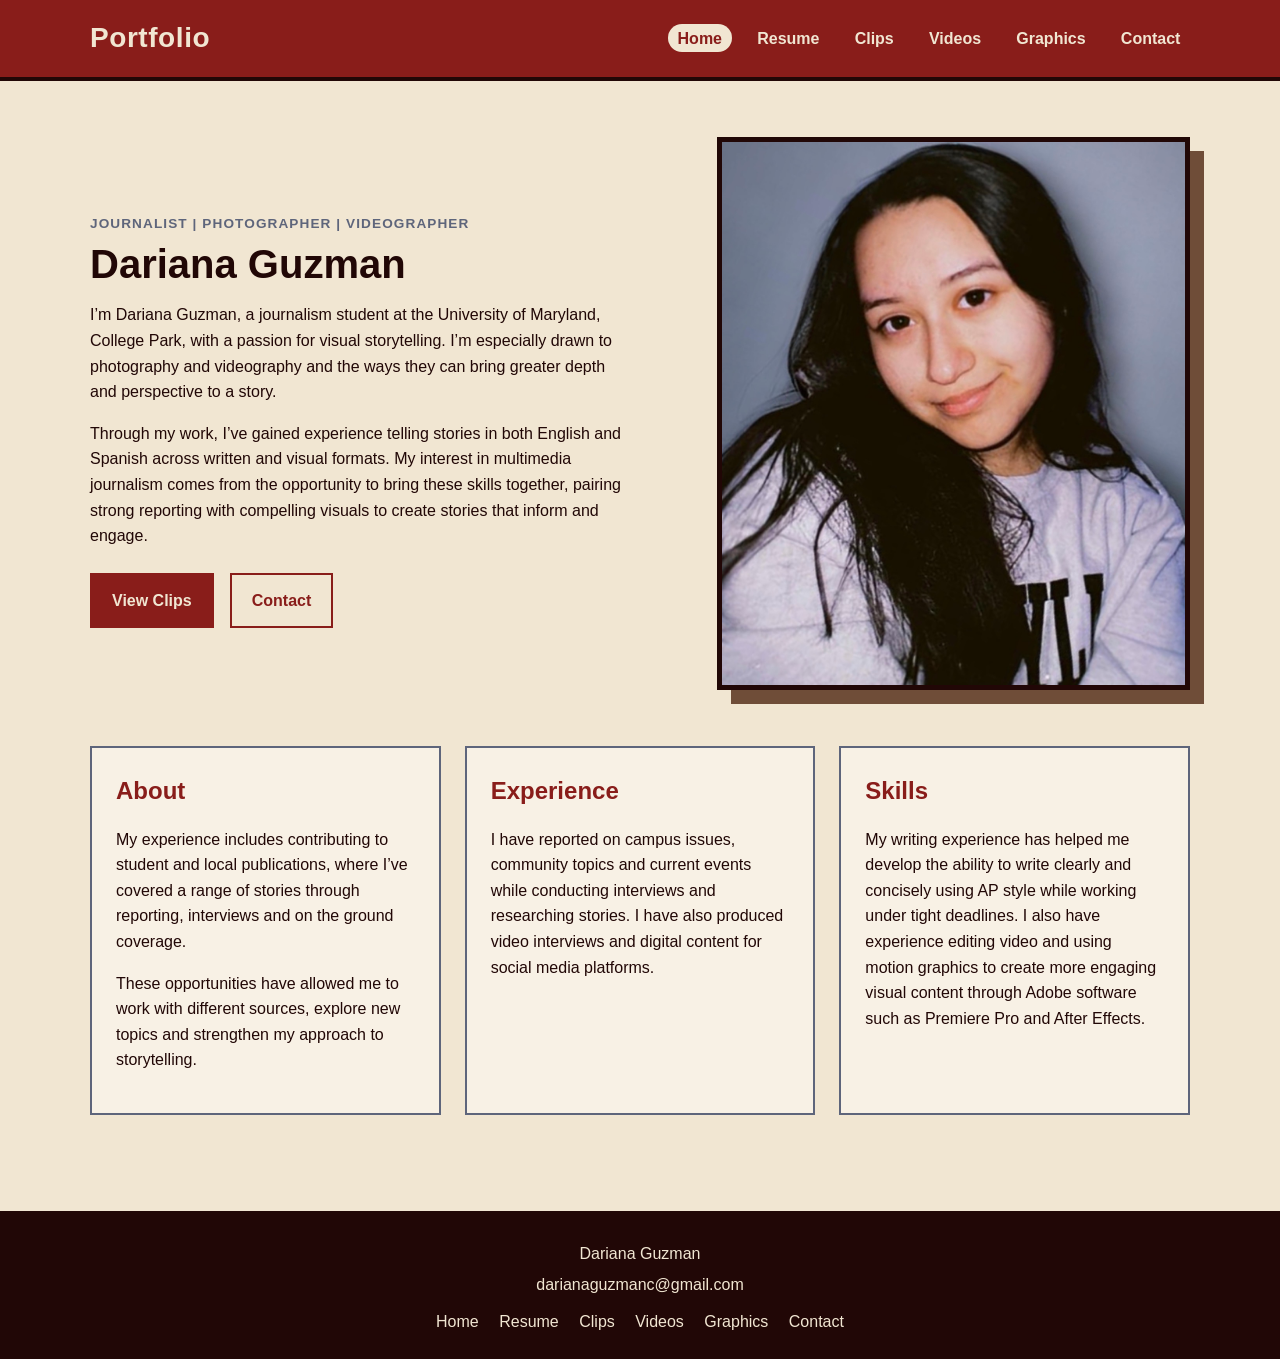
<file: projects/portfolio/index.html>
<!DOCTYPE html>
<html lang="en">

<head>
  <meta charset="UTF-8">
  <meta name="viewport" content="width=device-width, initial-scale=1.0">
  <title>Dariana Guzman | Portfolio</title>
  <link rel="stylesheet" href="portfolio/css/style.css">
</head>

<body>

  <header class="site-header">
    <div class="container header-inner">
      <a href="index.html" class="site-name">Portfolio</a>

      <nav class="site-nav" aria-label="Main navigation">
        <ul>
          <li><a href="index.html" class="active">Home</a></li>
          <li><a href="portfolio/resume.html">Resume</a></li>
          <li><a href="portfolio/clips.html">Clips</a></li>
          <li><a href="portfolio/videos.html">Videos</a></li>
          <li><a href="portfolio/graphics.html">Graphics</a></li>
          <li><a href="portfolio/contact.html">Contact</a></li>
        </ul>
      </nav>
    </div>
  </header>


  <main>

    <section class="hero container">

      <div class="hero-text">
        <p class="eyebrow">Journalist | Photographer | Videographer</p>

        <h1>Dariana Guzman</h1>

        <p>
          I’m Dariana Guzman, a journalism student at the University of Maryland,
          College Park, with a passion for visual storytelling. I’m especially
          drawn to photography and videography and the ways they can bring greater
          depth and perspective to a story.
        </p>

        <p>
          Through my work, I’ve gained experience telling stories in both English
          and Spanish across written and visual formats. My interest in multimedia
          journalism comes from the opportunity to bring these skills together,
          pairing strong reporting with compelling visuals to create stories that
          inform and engage.
        </p>

        <div class="button-group">
          <a href="portfolio/clips.html" class="button">View Clips</a>
          <a href="portfolio/contact.html" class="button button-secondary">Contact</a>
        </div>
      </div>


      <div class="hero-image">
       <img src="img/me.jpg" alt="Professional headshot">
      </div>

    </section>


    <section class="quick-info container">

      <div class="card">
        <h2>About</h2>

        <p>
          My experience includes contributing to student and local publications, where I’ve covered a range of stories through reporting, interviews and on the ground coverage.
        </p>

        <p>
          These opportunities have allowed me to work with different sources, explore new topics and strengthen my approach to storytelling.
        </p>
      </div>


      <div class="card">
        <h2>Experience</h2>

        <p>
          I have reported on campus issues, community topics and current events while conducting interviews and researching stories. I have also produced video interviews and digital content for social media platforms.
        </p>
      </div>


      <div class="card">
        <h2>Skills</h2>

        <p>
          My writing experience has helped me develop the ability to write clearly and concisely using AP style while working under tight deadlines. I also have experience editing video and using motion graphics to create more engaging visual content through Adobe software such as Premiere Pro and After Effects.
        </p>
      </div>

    </section>

  </main>


  <footer class="site-footer">
    <div class="container footer-inner">
      <p>Dariana Guzman</p>
      <p>darianaguzmanc@gmail.com</p>

      <nav aria-label="Footer navigation">
        <a href="index.html">Home</a>
        <a href="portfolio/resume.html">Resume</a>
        <a href="portfolio/clips.html">Clips</a>
        <a href="portfolio/videos.html">Videos</a>
        <a href="portfolio/graphics.html">Graphics</a>
        <a href="portfolio/contact.html">Contact</a>
      </nav>
    </div>
  </footer>

</body>

</html>
</file>
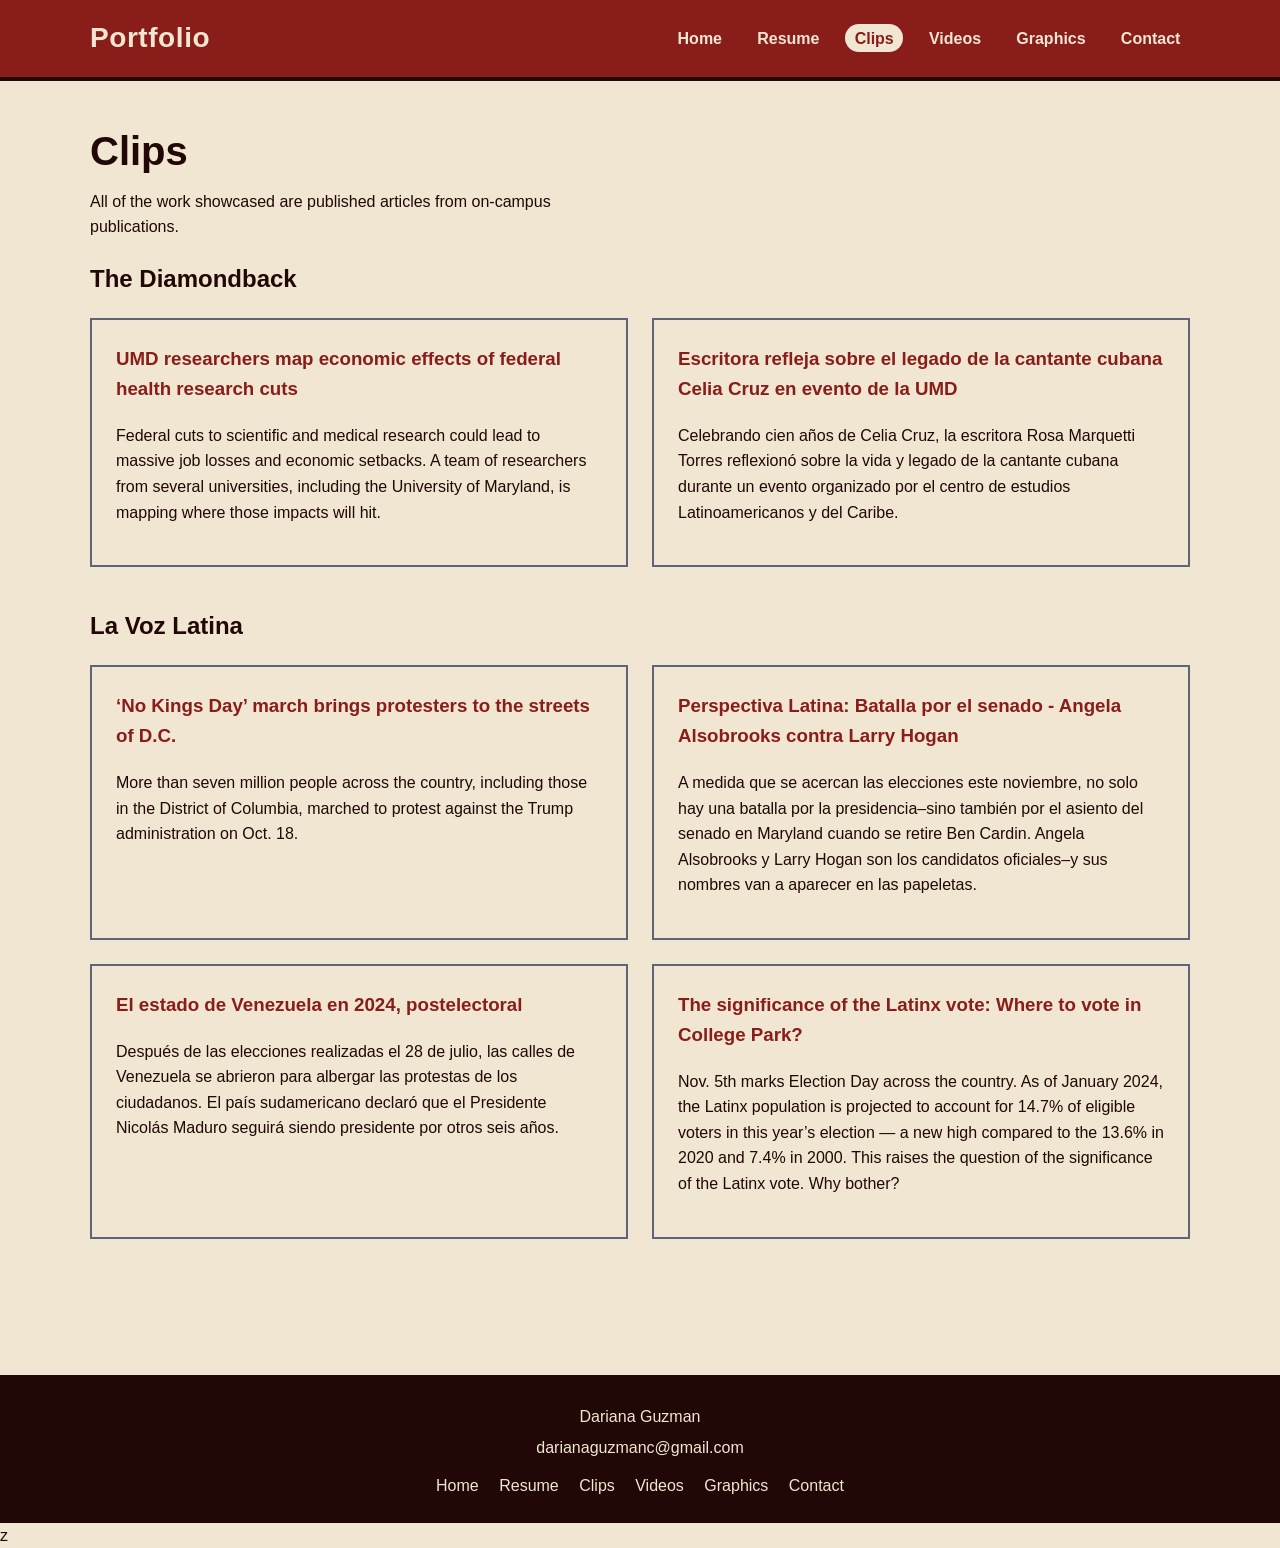
<file: projects/portfolio/clips.html>
<!DOCTYPE html>
<html lang="en">

<head>
  <meta charset="UTF-8">
  <meta name="viewport" content="width=device-width, initial-scale=1.0">
  <meta name="description" content="Published clips and multimedia work portfolio page.">
  <title>Clips | Portfolio</title>
  <link rel="stylesheet" href="css/style.css">
</head>

<body>
  <header class="site-header">
    <div class="container header-inner">
      <a href="../index.html" class="site-name">Portfolio</a>
      <nav class="site-nav" aria-label="Main navigation">
        <ul>
          <li><a href="../index.html">Home</a></li>
          <li><a href="resume.html">Resume</a></li>
          <li><a href="clips.html" class="active">Clips</a></li>
          <li><a href="videos.html">Videos</a></li>
          <li><a href="graphics.html">Graphics</a></li>
          <li><a href="contact.html">Contact</a></li>
        </ul>
      </nav>
    </div>
  </header>

  <main class="container page-content">
    <h1>Clips</h1>
    <p class="page-intro">
      All of the work showcased are published articles from on-campus publications.
    </p>

    <!-- The Diamondback -->
    <section class="clips-group">
      <h2>The Diamondback</h2>
      <div class="clips-grid">

        <article class="clip-card">
          <h3>
            <a href="https://dbknews.com/2025/10/17/umd-research-federal-economy/"
              target="_blank" rel="noopener noreferrer">
              UMD researchers map economic effects of federal health research cuts
            </a>
          </h3>
          <p>
            Federal cuts to scientific and medical research could lead to massive job losses and economic setbacks. A
            team of researchers from several universities, including the University of Maryland, is mapping where those
            impacts will hit.
          </p>
        </article>

        <article class="clip-card">
          <h3>
            <a href="https://dbknews.com/2025/10/27/cien-anos-celia-cruz-evento-umd/"
              target="_blank" rel="noopener noreferrer">
              Escritora refleja sobre el legado de la cantante cubana Celia Cruz en evento de la UMD
            </a>
          </h3>
          <p>
            Celebrando cien años de Celia Cruz, la escritora Rosa Marquetti Torres reflexionó sobre la vida y legado de
            la cantante cubana durante un evento organizado por el centro de estudios Latinoamericanos y del Caribe.
          </p>
        </article>

      </div>
    </section>

    <!-- La Voz Latina -->
    <section class="clips-group">
      <h2>La Voz Latina</h2>
      <div class="clips-grid">

        <article class="clip-card">
          <h3>
            <a href="https://www.lavozlatina.org/post/no-kings-day-march-brings-protesters-to-the-streets-of-d-c"
              target="_blank" rel="noopener noreferrer">
              ‘No Kings Day’ march brings protesters to the streets of D.C.
            </a>
          </h3>
          <p>
            More than seven million people across the country, including those in the District of Columbia, marched
            to protest against the Trump administration on Oct. 18. 
          </p>
        </article>

        <article class="clip-card">
          <h3>
            <a href="https://www.lavozlatina.org/post/perspectiva-latina-batalla-por-el-senado-angela-alsobrooks-contra-larry-hogan"
              target="_blank" rel="noopener noreferrer">
              Perspectiva Latina: Batalla por el senado - Angela Alsobrooks contra Larry Hogan
            </a>
          </h3>
          <p>
            A medida que se acercan las elecciones este noviembre, no solo hay una batalla por la presidencia–sino también por el asiento del senado en Maryland cuando se retire Ben Cardin. Angela Alsobrooks y Larry Hogan son los candidatos oficiales–y sus nombres van a aparecer en las papeletas. 
          </p>
        </article>

        <article class="clip-card">
          <h3>
            <a href="https://www.lavozlatina.org/post/el-estado-de-venezuela-en-2024-postelectoral"
              target="_blank" rel="noopener noreferrer">
              El estado de Venezuela en 2024, postelectoral
            </a>
          </h3>
          <p>
            Después de las elecciones realizadas el 28 de julio, las calles de Venezuela se abrieron para albergar las protestas de los ciudadanos. El país sudamericano declaró que el Presidente Nicolás Maduro seguirá siendo presidente por otros seis años. 
          </p>
        </article>

        <article class="clip-card">
          <h3>
            <a href="https://www.lavozlatina.org/post/the-significance-of-the-latinx-vote-where-to-vote-in-college-park"
              target="_blank" rel="noopener noreferrer">
              The significance of the Latinx vote: Where to vote in College Park?
            </a>
          </h3>
          <p>
            Nov. 5th marks Election Day across the country. As of January 2024, the Latinx population is projected to account for 14.7% of eligible voters in this year’s election — a new high compared to the 13.6% in 2020 and 7.4% in 2000. This raises the question of the significance of the Latinx vote. Why bother? 
          </p>
        </article>

      </div>
    </section>

  </main>

  <footer class="site-footer">
    <div class="container footer-inner">
      <p>Dariana Guzman</p>
      <p>darianaguzmanc@gmail.com</p>
      <nav aria-label="Footer navigation">
        <a href="../index.html">Home</a>
        <a href="resume.html">Resume</a>
        <a href="clips.html">Clips</a>
        <a href="videos.html">Videos</a>
        <a href="graphics.html">Graphics</a>
        <a href="contact.html">Contact</a>
      </nav>
    </div>
  </footer>

</body>

</html>z
</file>
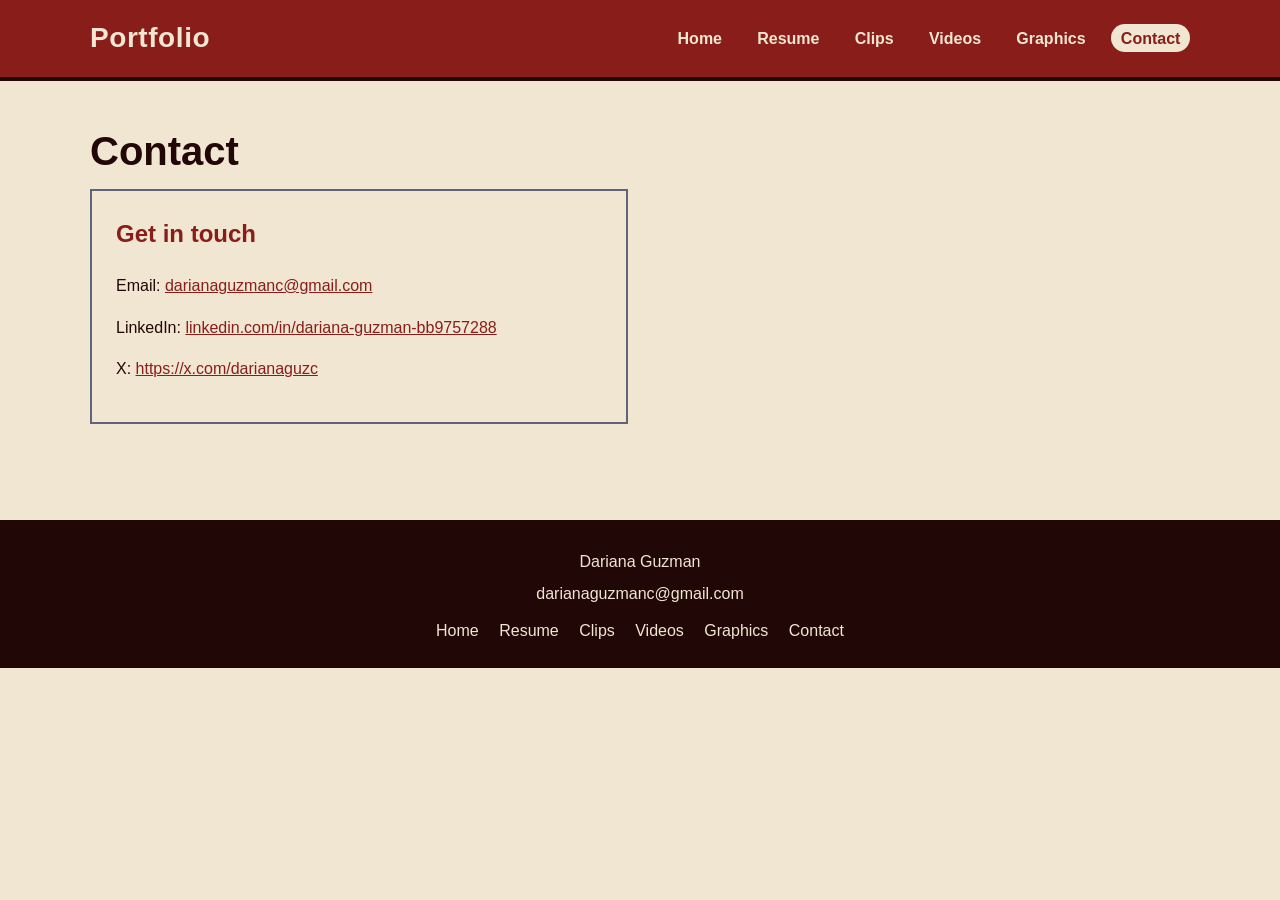
<file: projects/portfolio/contact.html>
<!DOCTYPE html>
<html lang="en">
<head>
  <meta charset="UTF-8">
  <meta name="viewport" content="width=device-width, initial-scale=1.0">
  <meta name="description" content="Contact information and professional social links.">
  <title>Contact | Portfolio</title>
  <link rel="stylesheet" href="css/style.css">
</head>
<body>
  <header class="site-header">
    <div class="container header-inner">
      <a href="../index.html" class="site-name">Portfolio</a>
      <nav class="site-nav" aria-label="Main navigation">
        <ul>
          <li><a href="../index.html">Home</a></li>
          <li><a href="resume.html">Resume</a></li>
          <li><a href="clips.html">Clips</a></li>
          <li><a href="videos.html">Videos</a></li>
          <li><a href="graphics.html">Graphics</a></li>
          <li><a href="contact.html" class="active">Contact</a></li>
        </ul>
      </nav>
    </div>
  </header>

  <main class="container page-content">
    <h1>Contact</h1>

    <section class="contact-layout">
      <div class="contact-card">
        <h2>Get in touch</h2>
        <p>Email: <a href="mailto:darianaguzmanc@gmail.com.com">darianaguzmanc@gmail.com</a></p>
        <p>LinkedIn: <a href="https://www.linkedin.com/in/dariana-guzman-bb9757288" target="_blank" rel="noopener noreferrer">linkedin.com/in/dariana-guzman-bb9757288</a>
        </p>
        <p>X: <a href="https://x.com/darianaguzc" target="_blank" rel="noopener noreferrer">https://x.com/darianaguzc</a>
        </p>
      </div>
    </section>
  </main>

  <footer class="site-footer">
    <div class="container footer-inner">
      <p>Dariana Guzman</p>
      <p>darianaguzmanc@gmail.com</p>
      <nav aria-label="Footer navigation">
        <a href="../index.html">Home</a>
        <a href="resume.html">Resume</a>
        <a href="clips.html">Clips</a>
        <a href="videos.html">Videos</a>
        <a href="graphics.html">Graphics</a>
        <a href="contact.html">Contact</a>
      </nav>
    </div>
  </footer>
</body>
</html>
</file>
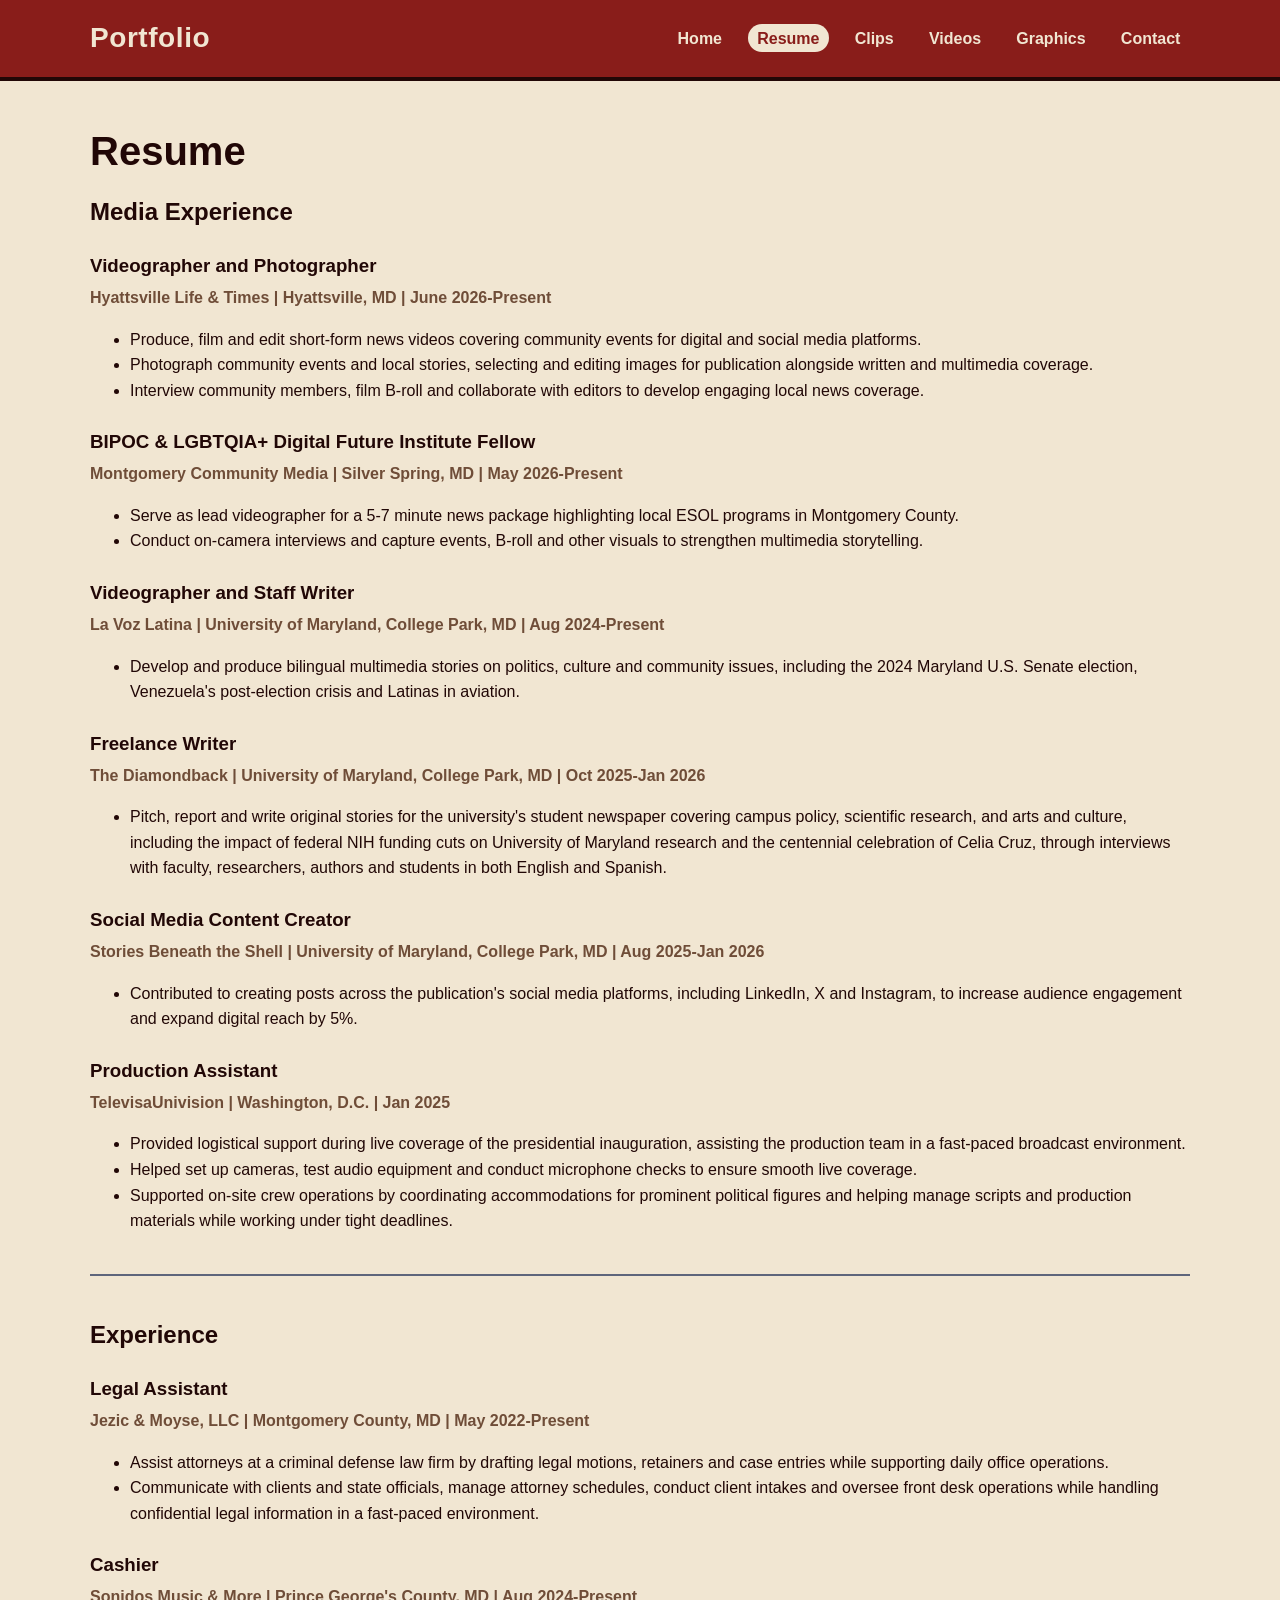
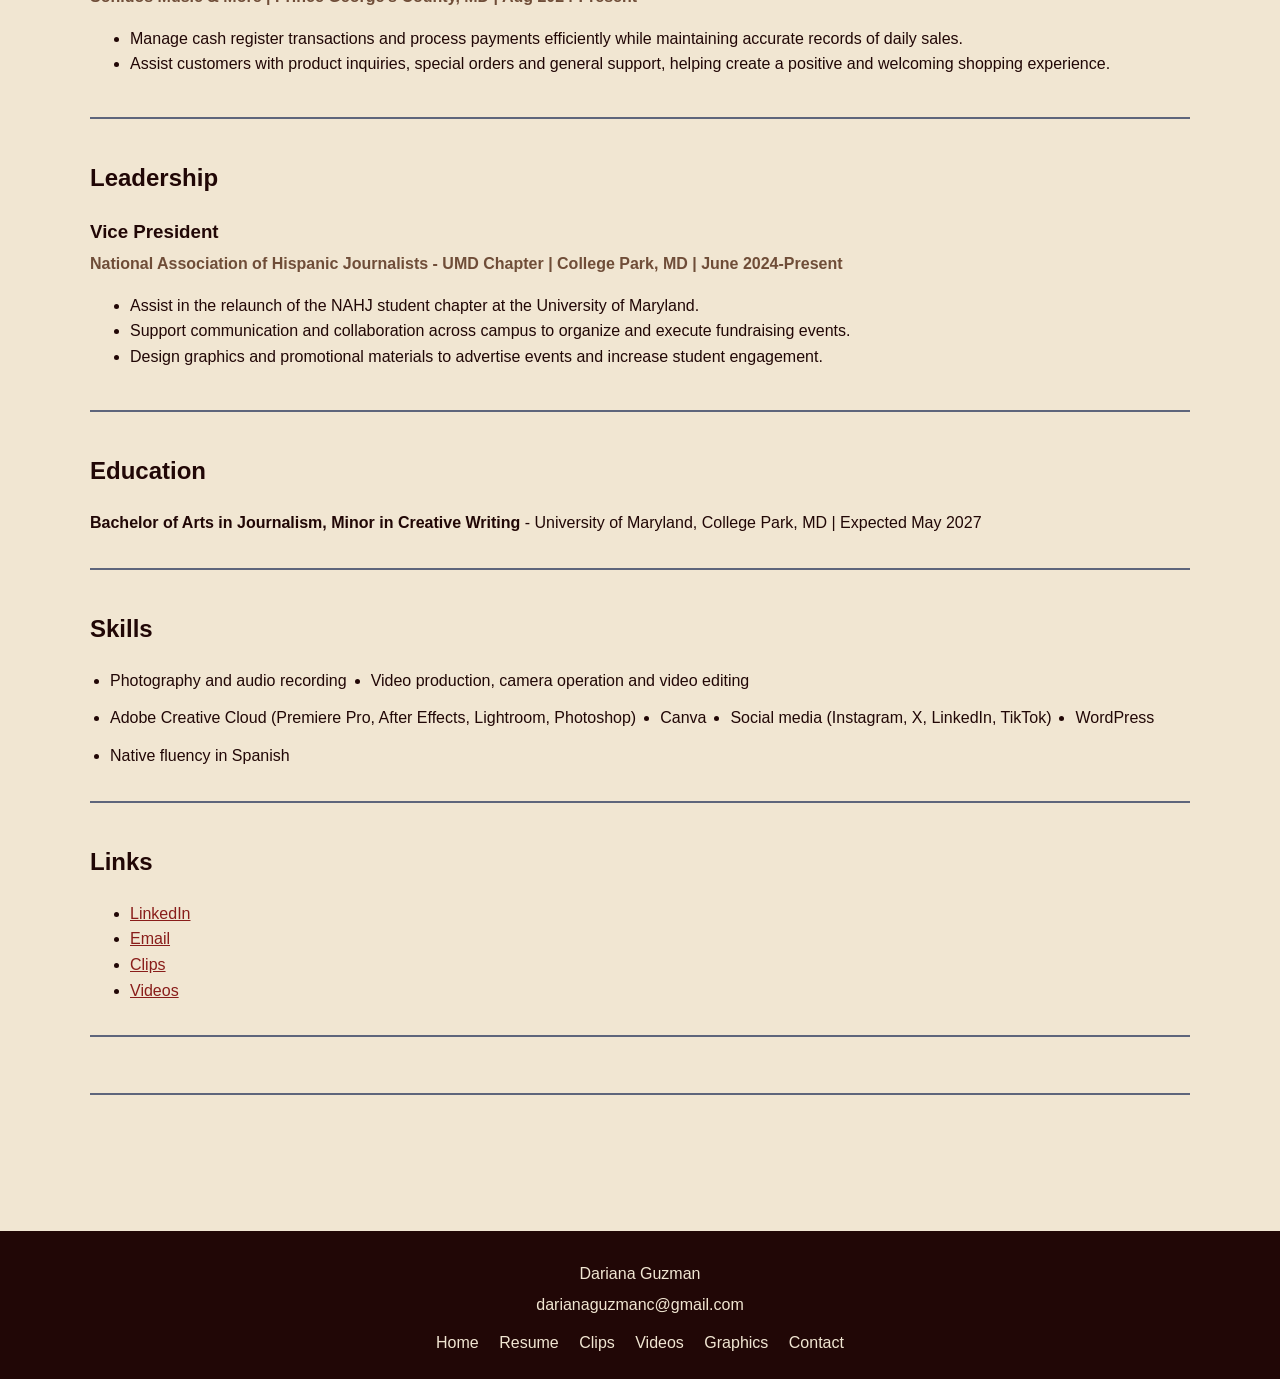
<file: projects/portfolio/resume.html>
<!DOCTYPE html>
<html lang="en">
<head>
  <meta charset="UTF-8">
  <meta name="viewport" content="width=device-width, initial-scale=1.0">
  <meta name="description" content="Resume with experience, education, skills, and portfolio information.">
  <title>Resume | Portfolio</title>
  <link rel="stylesheet" href="css/style.css">
</head>
<body>
  <header class="site-header">
    <div class="container header-inner">
      <a href="../index.html" class="site-name">Portfolio</a>
      <nav class="site-nav" aria-label="Main navigation">
        <ul>
          <li><a href="../index.html">Home</a></li>
          <li><a href="resume.html" class="active">Resume</a></li>
          <li><a href="clips.html">Clips</a></li>
          <li><a href="videos.html">Videos</a></li>
          <li><a href="graphics.html">Graphics</a></li>
          <li><a href="contact.html">Contact</a></li>
        </ul>
      </nav>
    </div>
  </header>

  <main class="container page-content">
    <h1>Resume</h1>

    <section class="resume-section">
  <section class="resume-section">
  <h2>Media Experience</h2>

  <article class="resume-item">
    <h3>Videographer and Photographer</h3>
    <p class="resume-meta">Hyattsville Life &amp; Times | Hyattsville, MD | June 2026-Present</p>
    <ul>
      <li>Produce, film and edit short-form news videos covering community events for digital and social media platforms.</li>
      <li>Photograph community events and local stories, selecting and editing images for publication alongside written and multimedia coverage.</li>
      <li>Interview community members, film B-roll and collaborate with editors to develop engaging local news coverage.</li>
    </ul>
  </article>

  <article class="resume-item">
    <h3>BIPOC &amp; LGBTQIA+ Digital Future Institute Fellow</h3>
    <p class="resume-meta">Montgomery Community Media | Silver Spring, MD | May 2026-Present</p>
    <ul>
      <li>Serve as lead videographer for a 5-7 minute news package highlighting local ESOL programs in Montgomery County.</li>
      <li>Conduct on-camera interviews and capture events, B-roll and other visuals to strengthen multimedia storytelling.</li>
    </ul>
  </article>

  <article class="resume-item">
    <h3>Videographer and Staff Writer</h3>
    <p class="resume-meta">La Voz Latina | University of Maryland, College Park, MD | Aug 2024-Present</p>
    <ul>
      <li>Develop and produce bilingual multimedia stories on politics, culture and community issues, including the 2024 Maryland U.S. Senate election, Venezuela's post-election crisis and Latinas in aviation.</li>
    </ul>
  </article>

  <article class="resume-item">
    <h3>Freelance Writer</h3>
    <p class="resume-meta">The Diamondback | University of Maryland, College Park, MD | Oct 2025-Jan 2026</p>
    <ul>
      <li>Pitch, report and write original stories for the university's student newspaper covering campus policy, scientific research, and arts and culture, including the impact of federal NIH funding cuts on University of Maryland research and the centennial celebration of Celia Cruz, through interviews with faculty, researchers, authors and students in both English and Spanish.</li>
    </ul>
  </article>

  <article class="resume-item">
    <h3>Social Media Content Creator</h3>
    <p class="resume-meta">Stories Beneath the Shell | University of Maryland, College Park, MD | Aug 2025-Jan 2026</p>
    <ul>
      <li>Contributed to creating posts across the publication's social media platforms, including LinkedIn, X and Instagram, to increase audience engagement and expand digital reach by 5%.</li>
    </ul>
  </article>

  <article class="resume-item">
    <h3>Production Assistant</h3>
    <p class="resume-meta">TelevisaUnivision | Washington, D.C. | Jan 2025</p>
    <ul>
      <li>Provided logistical support during live coverage of the presidential inauguration, assisting the production team in a fast-paced broadcast environment.</li>
      <li>Helped set up cameras, test audio equipment and conduct microphone checks to ensure smooth live coverage.</li>
      <li>Supported on-site crew operations by coordinating accommodations for prominent political figures and helping manage scripts and production materials while working under tight deadlines.</li>
    </ul>
  </article>
</section>

<section class="resume-section">
  <h2>Experience</h2>

  <article class="resume-item">
    <h3>Legal Assistant</h3>
    <p class="resume-meta">Jezic &amp; Moyse, LLC | Montgomery County, MD | May 2022-Present</p>
    <ul>
      <li>Assist attorneys at a criminal defense law firm by drafting legal motions, retainers and case entries while supporting daily office operations.</li>
      <li>Communicate with clients and state officials, manage attorney schedules, conduct client intakes and oversee front desk operations while handling confidential legal information in a fast-paced environment.</li>
    </ul>
  </article>

  <article class="resume-item">
    <h3>Cashier</h3>
    <p class="resume-meta">Sonidos Music &amp; More | Prince George's County, MD | Aug 2024-Present</p>
    <ul>
      <li>Manage cash register transactions and process payments efficiently while maintaining accurate records of daily sales.</li>
      <li>Assist customers with product inquiries, special orders and general support, helping create a positive and welcoming shopping experience.</li>
    </ul>
  </article>
</section>

<section class="resume-section">
  <h2>Leadership</h2>

  <article class="resume-item">
    <h3>Vice President</h3>
    <p class="resume-meta">National Association of Hispanic Journalists - UMD Chapter | College Park, MD | June 2024-Present</p>
    <ul>
      <li>Assist in the relaunch of the NAHJ student chapter at the University of Maryland.</li>
      <li>Support communication and collaboration across campus to organize and execute fundraising events.</li>
      <li>Design graphics and promotional materials to advertise events and increase student engagement.</li>
    </ul>
  </article>
</section>

<section class="resume-section">
  <h2>Education</h2>
  <p><strong>Bachelor of Arts in Journalism, Minor in Creative Writing</strong> - University of Maryland, College Park, MD | Expected May 2027</p>
</section>

    <section class="resume-section">
    <h2>Skills</h2>
    <ul class="skills-list">
      <li>Photography and audio recording</li>
      <li>Video production, camera operation and video editing</li>
      <li>Adobe Creative Cloud (Premiere Pro, After Effects, Lightroom, Photoshop)</li>
      <li>Canva</li>
      <li>Social media (Instagram, X, LinkedIn, TikTok)</li>
      <li>WordPress</li>
      <li>Native fluency in Spanish</li>
    </ul>
  </section>
  
    <section class="resume-section">
      <h2>Links</h2>
      <ul>
        <li>
        <a href="https://www.linkedin.com/in/dariana-guzman-bb9757288" target="_blank">
        LinkedIn
        </a></li>
        <li><a href="mailto:darianaguzmanc@gmail.com">Email</a></li>
        <li><a href="clips.html">Clips</a></li>
         <li><a href="videos.html">Videos</a></li>
      </ul>
    </section>
  </main>

  <footer class="site-footer">
    <div class="container footer-inner">
      <p>Dariana Guzman</p>
      <p>darianaguzmanc@gmail.com</p>
      <nav aria-label="Footer navigation">
        <a href="../index.html">Home</a>
        <a href="resume.html">Resume</a>
        <a href="clips.html">Clips</a>
        <a href="videos.html">Videos</a>
        <a href="graphics.html">Graphics</a>
        <a href="contact.html">Contact</a>
      </nav>
    </div>
  </footer>
</body>
</html>
</file>
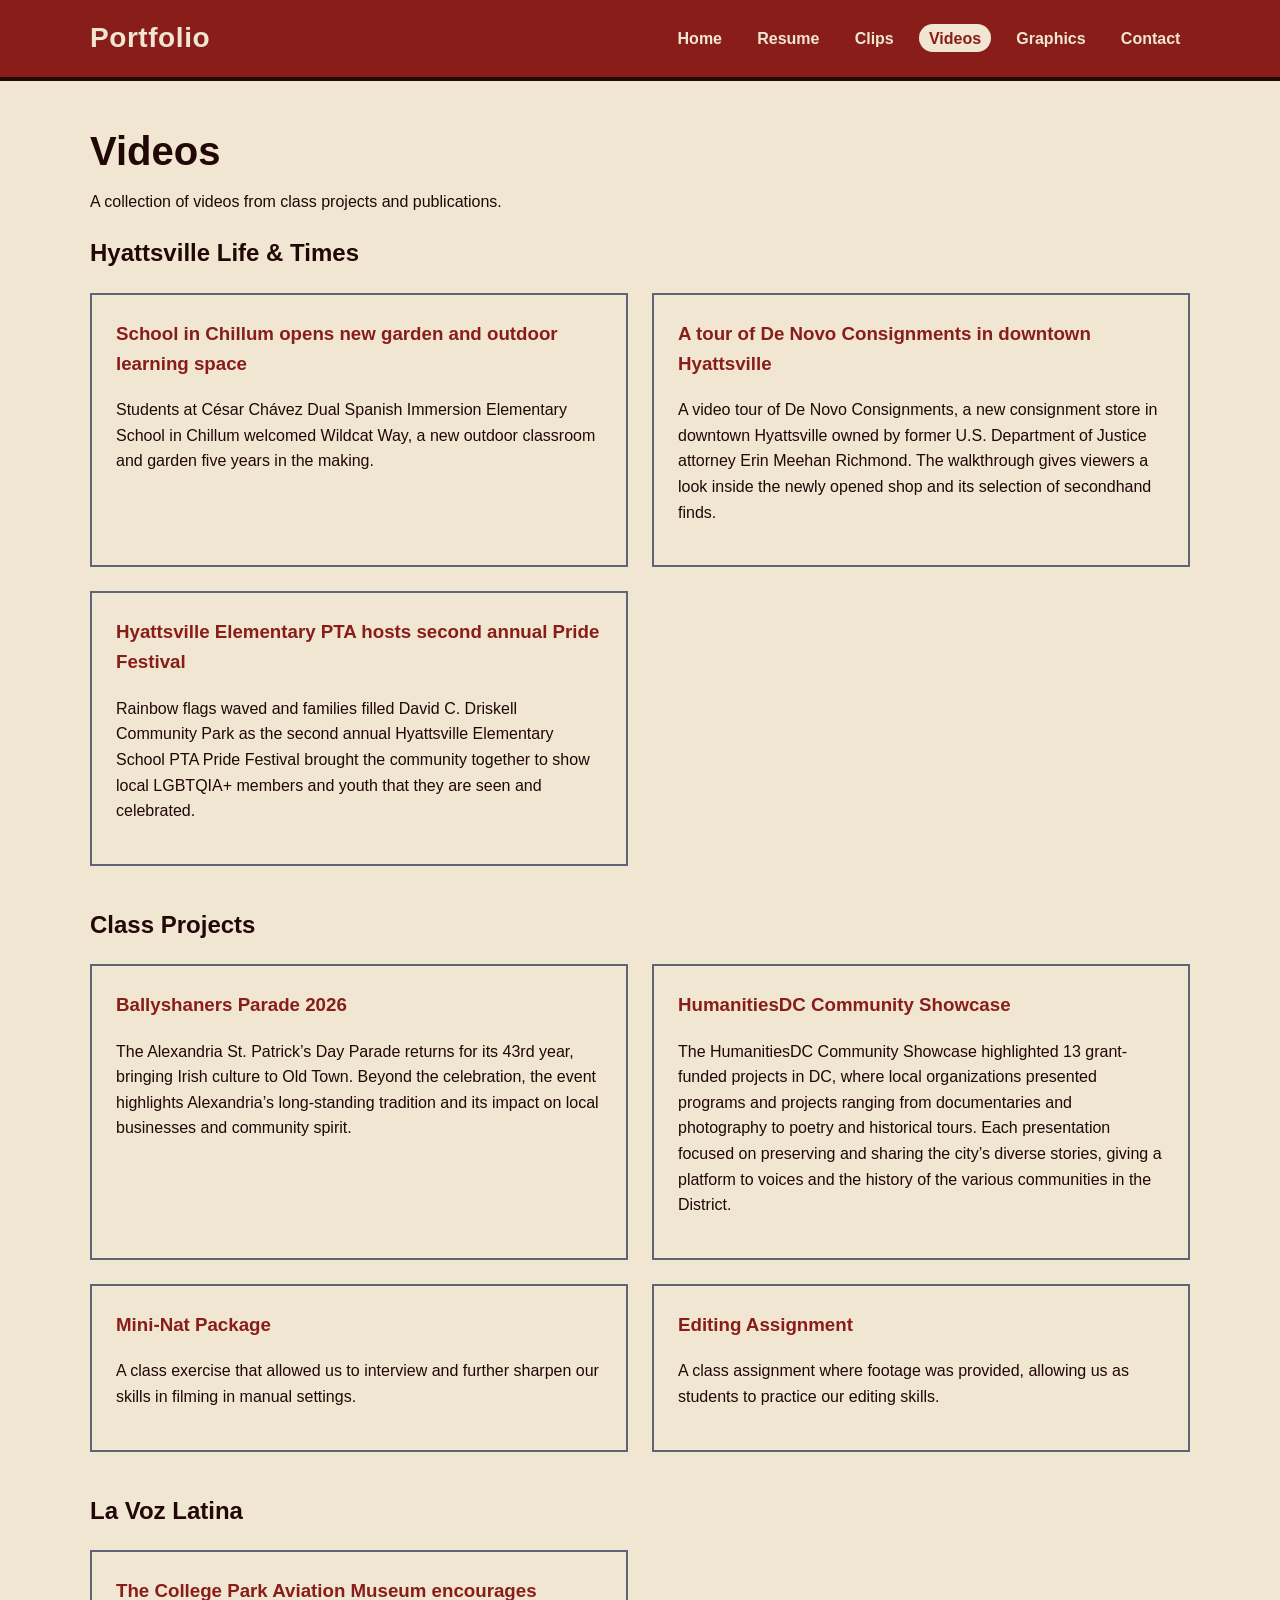
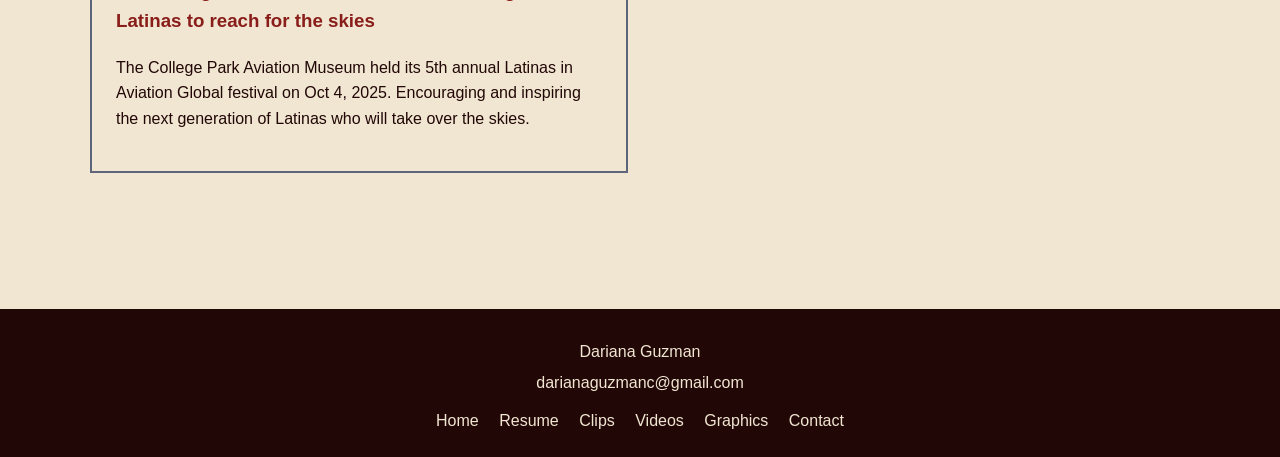
<file: projects/portfolio/videos.html>
<!DOCTYPE html>
<html lang="en">

<head>
    <meta charset="UTF-8">
    <meta name="viewport" content="width=device-width, initial-scale=1.0">
    <meta name="description" content="Published video work and multimedia portfolio.">
    <title>Videos | Portfolio</title>
    <link rel="stylesheet" href="css/style.css">
</head>

<body>

    <header class="site-header">
        <div class="container header-inner">
            <a href="../index.html" class="site-name">Portfolio</a>

            <nav class="site-nav" aria-label="Main navigation">
                <ul>
                    <li><a href="../index.html">Home</a></li>
                    <li><a href="resume.html">Resume</a></li>
                    <li><a href="clips.html">Clips</a></li>
                    <li><a href="videos.html" class="active">Videos</a></li>
                    <li><a href="graphics.html">Graphics</a></li>
                    <li><a href="contact.html">Contact</a></li>
                </ul>
            </nav>
        </div>
    </header>

    <main class="container page-content">
        <h1>Videos</h1>
        <p class="page-intro">
            A collection of videos from class projects and publications.
        </p>

        <section class="clips-group">
            <h2>Hyattsville Life &amp; Times</h2>

            <div class="clips-grid">

                <article class="clip-card">
                    <h3>
                        <a href="https://streetcarsuburbs.news/53279/topic-section/education-parenting/school-in-chillum-opens-new-garden-and-outdoor-learning-space/"
                            target="_blank" rel="noopener noreferrer">
                            School in Chillum opens new garden and outdoor learning space
                        </a>
                    </h3>
                    <p>Students at César Chávez Dual Spanish Immersion Elementary School in Chillum welcomed Wildcat
                        Way,
                        a new outdoor classroom and garden five years in the making.</p>
                </article>

                <article class="clip-card">
                    <h3>
                        <a href="https://www.instagram.com/p/DbPUj-IMzWu/" target="_blank" rel="noopener noreferrer">
                            A tour of De Novo Consignments in downtown Hyattsville
                        </a>
                    </h3>
                    <p>A video tour of De Novo Consignments, a new consignment store in downtown Hyattsville owned by
                        former U.S. Department of Justice attorney Erin Meehan Richmond. The walkthrough gives viewers
                        a look inside the newly opened shop and its selection of secondhand finds.</p>
                </article>

                <article class="clip-card">
                    <h3>
                        <a href="https://streetcarsuburbs.news/53298/topic-section/community/video-hyattsville-elementary-pta-hosts-second-annual-pride-festival/"
                            target="_blank" rel="noopener noreferrer">
                            Hyattsville Elementary PTA hosts second annual Pride Festival
                        </a>
                    </h3>
                    <p>Rainbow flags waved and families filled David C. Driskell Community Park as the second annual
                        Hyattsville Elementary School PTA Pride Festival brought the community together to show local
                        LGBTQIA+ members and youth that they are seen and celebrated.</p>
                </article>

            </div>
        </section>

        <!-- CLASS PROJECTS -->
        <section class="clips-group">
            <h2>Class Projects</h2>

            <div class="clips-grid">

                <article class="clip-card">
                    <h3>
                        <a href="https://vimeo.com/1182102585?share=copy&fl=sv&fe=ci" target="_blank"
                            rel="noopener noreferrer">Ballyshaners Parade 2026</a>
                    </h3>
                    <p>The Alexandria St. Patrick’s Day Parade returns for its 43rd year, bringing Irish culture to Old
                        Town.
                        Beyond the celebration, the event highlights Alexandria’s long-standing tradition and its impact
                        on local
                        businesses and community spirit.</p>
                </article>

                <article class="clip-card">
                    <h3>
                        <a href="https://vimeo.com/1184670969?fl=tl&fe=ec" target="_blank"
                            rel="noopener noreferrer">HumanitiesDC Community Showcase</a>
                    </h3>
                    <p>The HumanitiesDC Community Showcase highlighted 13 grant-funded projects in DC, where local
                        organizations
                        presented programs and projects ranging from documentaries and photography to poetry and
                        historical tours.
                        Each presentation focused on preserving and sharing the city’s diverse stories, giving a
                        platform to voices
                        and the history of the various communities in the District.</p>
                </article>

                <article class="clip-card">
                    <h3>
                        <a href="https://vimeo.com/1184671861?fl=tl&fe=ec" target="_blank"
                            rel="noopener noreferrer">Mini-Nat Package</a>
                    </h3>
                    <p>A class exercise that allowed us to interview and further sharpen our skills in filming in manual
                        settings.</p>
                </article>

                <article class="clip-card">
                    <h3>
                        <a href="https://vimeo.com/1184672363?fl=tl&fe=ec" target="_blank"
                            rel="noopener noreferrer">Editing Assignment</a>
                    </h3>
                    <p>A class assignment where footage was provided, allowing us as students to practice our editing
                        skills.</p>
                </article>

            </div>
        </section>

        <!-- LA VOZ LATINA -->

        <section class="clips-group">
            <h2>La Voz Latina</h2>

            <div class="clips-grid">

                <article class="clip-card">
                    <h3>
                        <a href="https://www.instagram.com/reel/DPhi-_7EghB/?utm_source=ig_web_copy_link&igsh=MzRlODBiNWFlZA=="
                            target="_blank" rel="noopener noreferrer">
                            The College Park Aviation Museum encourages Latinas to reach for the skies
                        </a>
                    </h3>
                    <p>The College Park Aviation Museum held its 5th annual Latinas in Aviation Global festival on Oct
                        4, 2025.
                        Encouraging and inspiring the next generation of Latinas who will take over the skies.</p>
                </article>

            </div>
        </section>

    </main>
    <!-- END -->

    <footer class="site-footer">
        <div class="container footer-inner">
            <p>Dariana Guzman</p>
            <p>darianaguzmanc@gmail.com</p>

            <nav aria-label="Footer navigation">
                <a href="../index.html">Home</a>
                <a href="resume.html">Resume</a>
                <a href="clips.html">Clips</a>
                <a href="videos.html">Videos</a>
                <a href="graphics.html">Graphics</a>
                <a href="contact.html">Contact</a>
            </nav>
        </div>
    </footer>

</body>

</html>
</file>
<file: projects/portfolio/portfolio/css/style.css>
:root {
  --red: #891d1a;
  --cream: #f1e6d2;
  --blue-gray: #5e657b;
  --dark: #210706;
  --brown: #6f4d38;
}

* {
  box-sizing: border-box;
}

html {
  scroll-behavior: smooth;
}

body {
  margin: 0;
  font-family: Helvetica, Arial, sans-serif;
  background-color: var(--cream);
  color: var(--dark);
  line-height: 1.6;
}

img {
  display: block;
  width: 100%;
  height: auto;
}

a {
  color: var(--red);
}

a:hover {
  color: var(--blue-gray);
}


/* CONTAINER */

.container {
  width: 90%;
  max-width: 1100px;
  margin: 0 auto;
}


/* HEADER */

.site-header {
  background-color: var(--red);
  border-bottom: 4px solid var(--dark);
}

.header-inner {
  display: flex;
  justify-content: space-between;
  align-items: center;
  gap: 1.5rem;
  padding: 1rem 0;
}

.site-name {
  color: var(--cream);
  text-decoration: none;
  font-size: 1.75rem;
  font-weight: bold;
  letter-spacing: 0.02em;
}

.site-nav ul {
  display: flex;
  gap: 1rem;
  list-style: none;
  margin: 0;
  padding: 0;
}

.site-nav a {
  color: var(--cream);
  text-decoration: none;
  font-weight: bold;
  padding: 0.35rem 0.6rem;
  border-radius: 999px;
  transition: background-color 0.2s ease, color 0.2s ease;
}

.site-nav a:hover,
.site-nav a.active {
  background-color: var(--cream);
  color: var(--red);
}


/* HERO */

.hero {
  display: grid;
  grid-template-columns: 1.1fr 0.9fr;
  gap: 3rem;
  align-items: center;
  padding: 3.5rem 0;
}

.eyebrow {
  margin-bottom: 0.5rem;
  color: var(--blue-gray);
  font-weight: bold;
  text-transform: uppercase;
  letter-spacing: 0.08em;
  font-size: 0.85rem;
}

.hero h1,
.page-content h1 {
  margin-top: 0;
  margin-bottom: 1rem;
  font-size: 2.5rem;
  line-height: 1.1;
}

.hero-text p {
  max-width: 60ch;
}

.hero-image img {
  border: 5px solid var(--dark);
  box-shadow: 14px 14px 0 var(--brown);
}


/* BUTTONS */

.button-group {
  display: flex;
  flex-wrap: wrap;
  gap: 1rem;
  margin-top: 1.5rem;
}

.button {
  display: inline-block;
  padding: 0.8rem 1.25rem;
  background-color: var(--red);
  color: var(--cream);
  text-decoration: none;
  font-weight: bold;
  border: 2px solid var(--red);
}

.button:hover {
  background-color: var(--dark);
  border-color: var(--dark);
  color: var(--cream);
}

.button-secondary {
  background-color: transparent;
  color: var(--red);
}

.button-secondary:hover {
  color: var(--cream);
}


/* ABOUT / EXPERIENCE / SKILLS */

.quick-info {
  display: grid;
  grid-template-columns: repeat(3, 1fr);
  gap: 1.5rem;
  width: 90%;
  max-width: 1100px;
  margin: 0 auto;
  padding-bottom: 3rem;
  align-items: stretch;
}

.card {
  background-color: #f8f1e5;
  border: 2px solid var(--blue-gray);
  padding: 1.5rem;
  width: 100%;
}

.card h2 {
  margin-top: 0;
  margin-bottom: 1rem;
  color: var(--red);
}

.card p {
  margin-top: 0;
  margin-bottom: 1rem;
}


/* PAGE CONTENT */

.page-content {
  padding: 3rem 0;
}

.page-intro {
  max-width: 60ch;
}


/* RESUME */

.resume-section {
  margin-bottom: 2.5rem;
  padding-bottom: 1rem;
  border-bottom: 2px solid var(--blue-gray);
}

.resume-item {
  margin-bottom: 1.5rem;
}

.resume-item h3 {
  margin-bottom: 0.25rem;
}

.resume-meta {
  margin-top: 0;
  color: var(--brown);
  font-weight: bold;
}

.skills-list {
  display: flex;
  flex-wrap: wrap;
  gap: 0.75rem 1.5rem;
  padding-left: 1.25rem;
}


/* CLIPS */

.clips-group {
  margin-bottom: 2.5rem;
}

.clips-grid {
  display: grid;
  grid-template-columns: repeat(2, 1fr);
  gap: 1.5rem;
}

.clip-card {
  background-color: var(--cream);
  border: 2px solid var(--blue-gray);
  padding: 1.5rem;
}

.clip-card h3 {
  margin-top: 0;
}

.clip-card a {
  text-decoration: none;
}

.clip-card a:hover {
  text-decoration: underline;
}

.clips-group:last-of-type .clip-card {
  min-height: 220px;
}


/* CONTACT */

.contact-layout {
  display: grid;
  grid-template-columns: repeat(2, 1fr);
  gap: 1.5rem;
}

.contact-card {
  background-color: var(--cream);
  border: 2px solid var(--blue-gray);
  padding: 1.5rem;
}

.contact-card h2 {
  margin-top: 0;
  color: var(--red);
}


/* GRAPHICS */

.graphics-group {
  margin-top: 4rem;
}

.graphics-group h2 {
  margin-bottom: 2rem;
}

.graphics-grid {
  display: grid;
  grid-template-columns: repeat(3, 1fr);
  gap: 1.5rem;
}

.graphic-card {
  overflow: hidden;
}

.graphic-card a {
  display: block;
}

.graphic-card img {
  width: 100%;
  aspect-ratio: 1 / 1;
  object-fit: cover;
  display: block;
  transition: transform 0.25s ease;
}

.graphic-card img:hover {
  transform: scale(1.03);
}


/* FOOTER */

.site-footer {
  background-color: var(--dark);
  color: var(--cream);
  margin-top: 3rem;
}

.footer-inner {
  padding: 1.5rem 0;
  text-align: center;
}

.site-footer p {
  margin: 0.35rem 0;
}

.site-footer nav {
  margin-top: 0.75rem;
}

.site-footer a {
  color: var(--cream);
  text-decoration: none;
  margin: 0 0.5rem;
}

.site-footer a:hover {
  color: var(--blue-gray);
}


/* TABLET */

@media (max-width: 900px) {
  .hero {
    grid-template-columns: 1fr;
    padding-top: 2.5rem;
  }

  .quick-info {
    grid-template-columns: 1fr;
  }

  .clips-grid {
    grid-template-columns: 1fr;
  }

  .contact-layout {
    grid-template-columns: 1fr;
  }
}


/* GRAPHICS TABLET */

@media (max-width: 800px) {
  .graphics-grid {
    grid-template-columns: repeat(2, 1fr);
  }
}


/* MOBILE NAVIGATION */

@media (max-width: 700px) {
  .header-inner {
    flex-direction: column;
    align-items: flex-start;
  }

  .site-nav ul {
    flex-wrap: wrap;
  }

  .site-name {
    font-size: 1.5rem;
  }
}


/* MOBILE */

@media (max-width: 500px) {
  .container {
    width: 92%;
  }

  .quick-info {
    width: 92%;
  }

  .button-group {
    flex-direction: column;
    align-items: flex-start;
  }

  .site-nav ul {
    flex-direction: column;
    gap: 0.5rem;
  }

  .graphics-grid {
    grid-template-columns: 1fr;
  }
}
</file>
<file: projects/portfolio/css/style.css>
:root {
  --red: #891d1a;
  --cream: #f1e6d2;
  --blue-gray: #5e657b;
  --dark: #210706;
  --brown: #6f4d38;
}

* {
  box-sizing: border-box;
}

html {
  scroll-behavior: smooth;
}

body {
  margin: 0;
  font-family: Helvetica, Arial, sans-serif;
  background-color: var(--cream);
  color: var(--dark);
  line-height: 1.6;
}

img {
  display: block;
  width: 100%;
  height: auto;
}

a {
  color: var(--red);
}

a:hover {
  color: var(--blue-gray);
}


/* CONTAINER */

.container {
  width: 90%;
  max-width: 1100px;
  margin: 0 auto;
}


/* HEADER */

.site-header {
  background-color: var(--red);
  border-bottom: 4px solid var(--dark);
}

.header-inner {
  display: flex;
  justify-content: space-between;
  align-items: center;
  gap: 1.5rem;
  padding: 1rem 0;
}

.site-name {
  color: var(--cream);
  text-decoration: none;
  font-size: 1.75rem;
  font-weight: bold;
  letter-spacing: 0.02em;
}

.site-nav ul {
  display: flex;
  gap: 1rem;
  list-style: none;
  margin: 0;
  padding: 0;
}

.site-nav a {
  color: var(--cream);
  text-decoration: none;
  font-weight: bold;
  padding: 0.35rem 0.6rem;
  border-radius: 999px;
  transition: background-color 0.2s ease, color 0.2s ease;
}

.site-nav a:hover,
.site-nav a.active {
  background-color: var(--cream);
  color: var(--red);
}


/* HERO */

.hero {
  display: grid;
  grid-template-columns: 1.1fr 0.9fr;
  gap: 3rem;
  align-items: center;
  padding: 3.5rem 0;
}

.eyebrow {
  margin-bottom: 0.5rem;
  color: var(--blue-gray);
  font-weight: bold;
  text-transform: uppercase;
  letter-spacing: 0.08em;
  font-size: 0.85rem;
}

.hero h1,
.page-content h1 {
  margin-top: 0;
  margin-bottom: 1rem;
  font-size: 2.5rem;
  line-height: 1.1;
}

.hero-text p {
  max-width: 60ch;
}

.hero-image img {
  border: 5px solid var(--dark);
  box-shadow: 14px 14px 0 var(--brown);
}


/* BUTTONS */

.button-group {
  display: flex;
  flex-wrap: wrap;
  gap: 1rem;
  margin-top: 1.5rem;
}

.button {
  display: inline-block;
  padding: 0.8rem 1.25rem;
  background-color: var(--red);
  color: var(--cream);
  text-decoration: none;
  font-weight: bold;
  border: 2px solid var(--red);
}

.button:hover {
  background-color: var(--dark);
  border-color: var(--dark);
  color: var(--cream);
}

.button-secondary {
  background-color: transparent;
  color: var(--red);
}

.button-secondary:hover {
  color: var(--cream);
}


/* ABOUT / EXPERIENCE / SKILLS */

.quick-info {
  display: grid;
  grid-template-columns: repeat(3, 1fr);
  gap: 1.5rem;
  width: 90%;
  max-width: 1100px;
  margin: 0 auto;
  padding-bottom: 3rem;
  align-items: stretch;
}

.card {
  background-color: #f8f1e5;
  border: 2px solid var(--blue-gray);
  padding: 1.5rem;
  width: 100%;
}

.card h2 {
  margin-top: 0;
  margin-bottom: 1rem;
  color: var(--red);
}

.card p {
  margin-top: 0;
  margin-bottom: 1rem;
}


/* PAGE CONTENT */

.page-content {
  padding: 3rem 0;
}

.page-intro {
  max-width: 60ch;
}


/* RESUME */

.resume-section {
  margin-bottom: 2.5rem;
  padding-bottom: 1rem;
  border-bottom: 2px solid var(--blue-gray);
}

.resume-item {
  margin-bottom: 1.5rem;
}

.resume-item h3 {
  margin-bottom: 0.25rem;
}

.resume-meta {
  margin-top: 0;
  color: var(--brown);
  font-weight: bold;
}

.skills-list {
  display: flex;
  flex-wrap: wrap;
  gap: 0.75rem 1.5rem;
  padding-left: 1.25rem;
}


/* CLIPS */

.clips-group {
  margin-bottom: 2.5rem;
}

.clips-grid {
  display: grid;
  grid-template-columns: repeat(2, 1fr);
  gap: 1.5rem;
}

.clip-card {
  background-color: var(--cream);
  border: 2px solid var(--blue-gray);
  padding: 1.5rem;
}

.clip-card h3 {
  margin-top: 0;
}

.clip-card a {
  text-decoration: none;
}

.clip-card a:hover {
  text-decoration: underline;
}

.clips-group:last-of-type .clip-card {
  min-height: 220px;
}


/* CONTACT */

.contact-layout {
  display: grid;
  grid-template-columns: repeat(2, 1fr);
  gap: 1.5rem;
}

.contact-card {
  background-color: var(--cream);
  border: 2px solid var(--blue-gray);
  padding: 1.5rem;
}

.contact-card h2 {
  margin-top: 0;
  color: var(--red);
}


/* GRAPHICS */

.graphics-group {
  margin-top: 4rem;
}

.graphics-group h2 {
  margin-bottom: 2rem;
}

.graphics-grid {
  display: grid;
  grid-template-columns: repeat(3, 1fr);
  gap: 1.5rem;
}

.graphic-card {
  overflow: hidden;
}

.graphic-card a {
  display: block;
}

.graphic-card img {
  width: 100%;
  aspect-ratio: 1 / 1;
  object-fit: cover;
  display: block;
  transition: transform 0.25s ease;
}

.graphic-card img:hover {
  transform: scale(1.03);
}


/* FOOTER */

.site-footer {
  background-color: var(--dark);
  color: var(--cream);
  margin-top: 3rem;
}

.footer-inner {
  padding: 1.5rem 0;
  text-align: center;
}

.site-footer p {
  margin: 0.35rem 0;
}

.site-footer nav {
  margin-top: 0.75rem;
}

.site-footer a {
  color: var(--cream);
  text-decoration: none;
  margin: 0 0.5rem;
}

.site-footer a:hover {
  color: var(--blue-gray);
}


/* TABLET */

@media (max-width: 900px) {
  .hero {
    grid-template-columns: 1fr;
    padding-top: 2.5rem;
  }

  .quick-info {
    grid-template-columns: 1fr;
  }

  .clips-grid {
    grid-template-columns: 1fr;
  }

  .contact-layout {
    grid-template-columns: 1fr;
  }
}


/* GRAPHICS TABLET */

@media (max-width: 800px) {
  .graphics-grid {
    grid-template-columns: repeat(2, 1fr);
  }
}


/* MOBILE NAVIGATION */

@media (max-width: 700px) {
  .header-inner {
    flex-direction: column;
    align-items: flex-start;
  }

  .site-nav ul {
    flex-wrap: wrap;
  }

  .site-name {
    font-size: 1.5rem;
  }
}


/* MOBILE */

@media (max-width: 500px) {
  .container {
    width: 92%;
  }

  .quick-info {
    width: 92%;
  }

  .button-group {
    flex-direction: column;
    align-items: flex-start;
  }

  .site-nav ul {
    flex-direction: column;
    gap: 0.5rem;
  }

  .graphics-grid {
    grid-template-columns: 1fr;
  }
}
</file>
